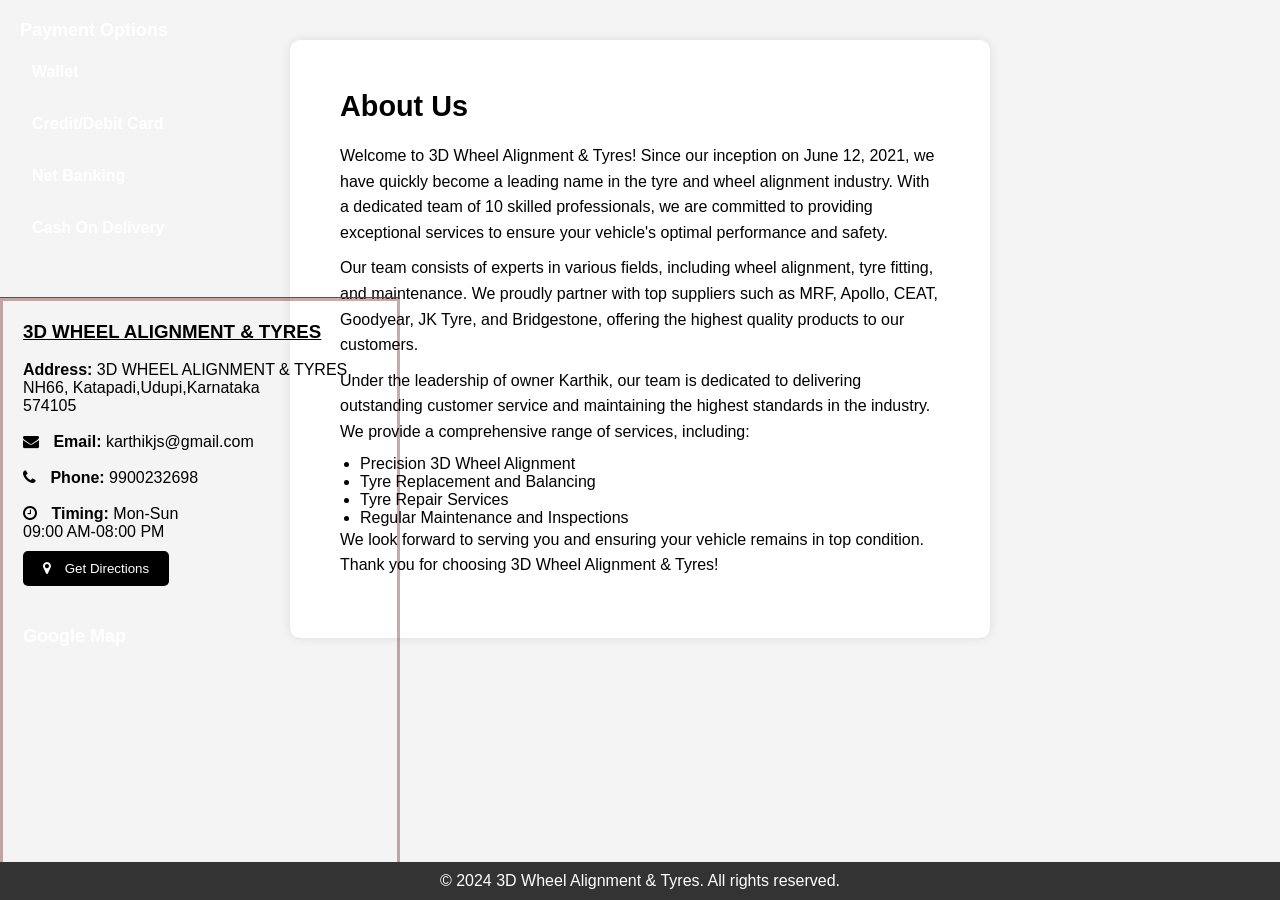
<file: about.html>
<!DOCTYPE html>
<html lang="en">
<head>
    <meta charset="UTF-8">
    <meta name="viewport" content="width=device-width, initial-scale=1.0">
    <title>Styling with Classes</title>
    <link rel="stylesheet" href="https://cdnjs.cloudflare.com/ajax/libs/font-awesome/4.7.0/css/font-awesome.min.css">
    <link rel="stylesheet" href="about.css">
    <link rel="stylesheet" href="about1.css">
</head>
<body>
    <div class="container">
        <div class="sidebar">
            <div class="sidebar-item" id="sidebar-payment-options">
                <video autoplay muted loop id="background-video">
                    <source src="./videoSample.mp4" type="video/mp4">
                    Your browser does not support the video tag.
                </video>
                <h2>Payment Options</h2>
                <ul class="payment-options">
                    <li class="wallet"><b>Wallet</b></li>
                    <li class="cd"><b>Credit/Debit Card</b></li>
                    <li class="nb"><b>Net Banking</b></li>
                    <li class="cod"><b>Cash On Delivery</b></li><br>
                </ul>
            </div>
            <div class="sidebar-item bordered" id="sidebar-contact-info">
                <h3><b><u>3D WHEEL ALIGNMENT & TYRES</u></b></h3><br>
                <p><strong><b>Address:</b></strong> 3D WHEEL ALIGNMENT & TYRES<br>NH66, Katapadi,Udupi,Karnataka<br>574105</p><br>
                <p><strong><i class="fa fa-envelope"></i> Email:</strong> karthikjs@gmail.com</p><br>
                <p><strong><i class="fa fa-phone"></i> Phone:</strong> 9900232698</p><br>
                <p><strong><i class="fa fa-clock-o"></i> Timing:</strong> Mon-Sun<br>09:00 AM-08:00 PM</p>
                <p>
                    <button class="btn">
                        <i class="fa fa-map-marker"></i>
                        Get Directions
                    </button>
                </p>
            </div>
            <div class="sidebar-item" id="sidebar-map">
                <h2>Google Map</h2>
                <div class="map-container">
                    <iframe src="https://www.google.com/maps/embed?pb=!1m18!1m12!1m3!1d15532.20349980132!2d74.73828314536975!3d13.284761392960162!2m3!1f0!2f0!3f0!3m2!1i1024!2i768!4f13.1!3m3!1m2!1s0x3bbcba93b3dd29d7%3A0xf10aefc6989bbd5!2sKatpadi%2C%20Karnataka%20576122!5e0!3m2!1sen!2sin!4v1721385438447!5m2!1sen!2sin" width="100%" height="200" style="border:0;" allowfullscreen="" loading="lazy" referrerpolicy="no-referrer-when-downgrade"></iframe>
                </div>
            </div>
        </div>
        <div class="content">
        </div>
    </div>
    <body>
    
        <section class="about">
            <h2 class="about__title">About Us</h2>
            <p class="about__intro">Welcome to 3D Wheel Alignment & Tyres! Since our inception on June 12, 2021, we have quickly become a leading name in the tyre and wheel alignment industry. With a dedicated team of 10 skilled professionals, we are committed to providing exceptional services to ensure your vehicle's optimal performance and safety.</p>
            
            <p class="about__details">Our team consists of experts in various fields, including wheel alignment, tyre fitting, and maintenance. We proudly partner with top suppliers such as MRF, Apollo, CEAT, Goodyear, JK Tyre, and Bridgestone, offering the highest quality products to our customers.</p>
            
            <p class="about__owner">Under the leadership of owner Karthik, our team is dedicated to delivering outstanding customer service and maintaining the highest standards in the industry. We provide a comprehensive range of services, including:</p>
            <ul class="about__services">
                <li>Precision 3D Wheel Alignment</li>
                <li>Tyre Replacement and Balancing</li>
                <li>Tyre Repair Services</li>
                <li>Regular Maintenance and Inspections</li>
            </ul>
    
            <p class="about__closing">We look forward to serving you and ensuring your vehicle remains in top condition. Thank you for choosing 3D Wheel Alignment & Tyres!</p>
        </section>
    
        <footer class="footer">
            <p class="footer__text">&copy; 2024 3D Wheel Alignment & Tyres. All rights reserved.</p>
        </footer>
    </body>
</body>
</html>
</file>
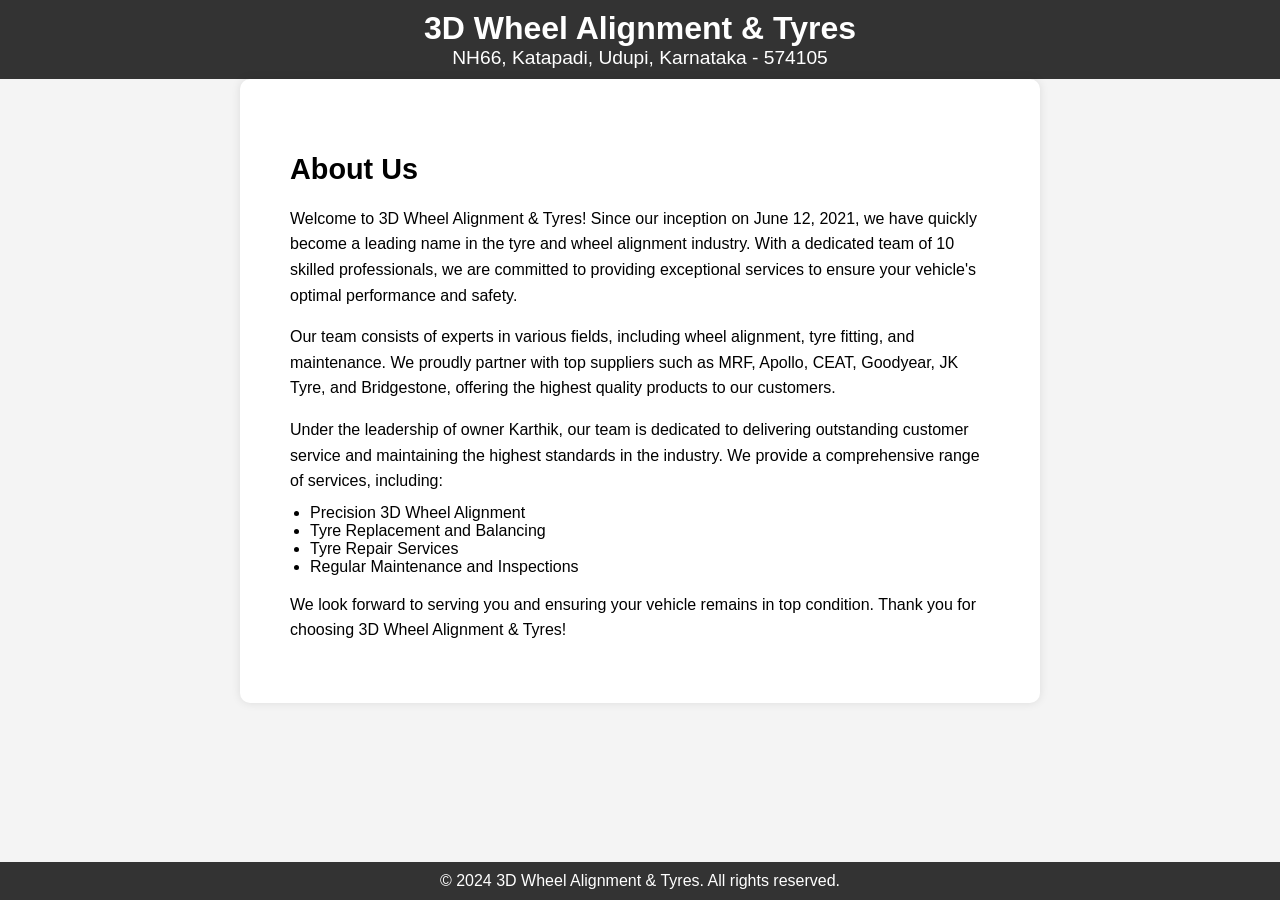
<file: about1.html>
<!DOCTYPE html>
<html lang="en">
<head>
    <meta charset="UTF-8">
    <meta name="viewport" content="width=device-width, initial-scale=1.0">
    <title>About Us - 3D Wheel Alignment & Tyres</title>
    <link rel="stylesheet" href="about1.css">
    <link rel="stylesheet" href="about1.html">
</head>
<body>
    <header class="header">
        <h1 class="header__title">3D Wheel Alignment & Tyres</h1>
        <p class="header__address">NH66, Katapadi, Udupi, Karnataka - 574105</p>
    </header>

    <section class="about">
        <h2 class="about__title">About Us</h2>
        <p class="about__intro">Welcome to 3D Wheel Alignment & Tyres! Since our inception on June 12, 2021, we have quickly become a leading name in the tyre and wheel alignment industry. With a dedicated team of 10 skilled professionals, we are committed to providing exceptional services to ensure your vehicle's optimal performance and safety.</p>
        
        <p class="about__details">Our team consists of experts in various fields, including wheel alignment, tyre fitting, and maintenance. We proudly partner with top suppliers such as MRF, Apollo, CEAT, Goodyear, JK Tyre, and Bridgestone, offering the highest quality products to our customers.</p>
        
        <p class="about__owner">Under the leadership of owner Karthik, our team is dedicated to delivering outstanding customer service and maintaining the highest standards in the industry. We provide a comprehensive range of services, including:</p>
        <ul class="about__services">
            <li>Precision 3D Wheel Alignment</li>
            <li>Tyre Replacement and Balancing</li>
            <li>Tyre Repair Services</li>
            <li>Regular Maintenance and Inspections</li>
        </ul>

        <p class="about__closing">We look forward to serving you and ensuring your vehicle remains in top condition. Thank you for choosing 3D Wheel Alignment & Tyres!</p>
    </section>

    <footer class="footer">
        <p class="footer__text">&copy; 2024 3D Wheel Alignment & Tyres. All rights reserved.</p>
    </footer>
</body>
</html>
</file>
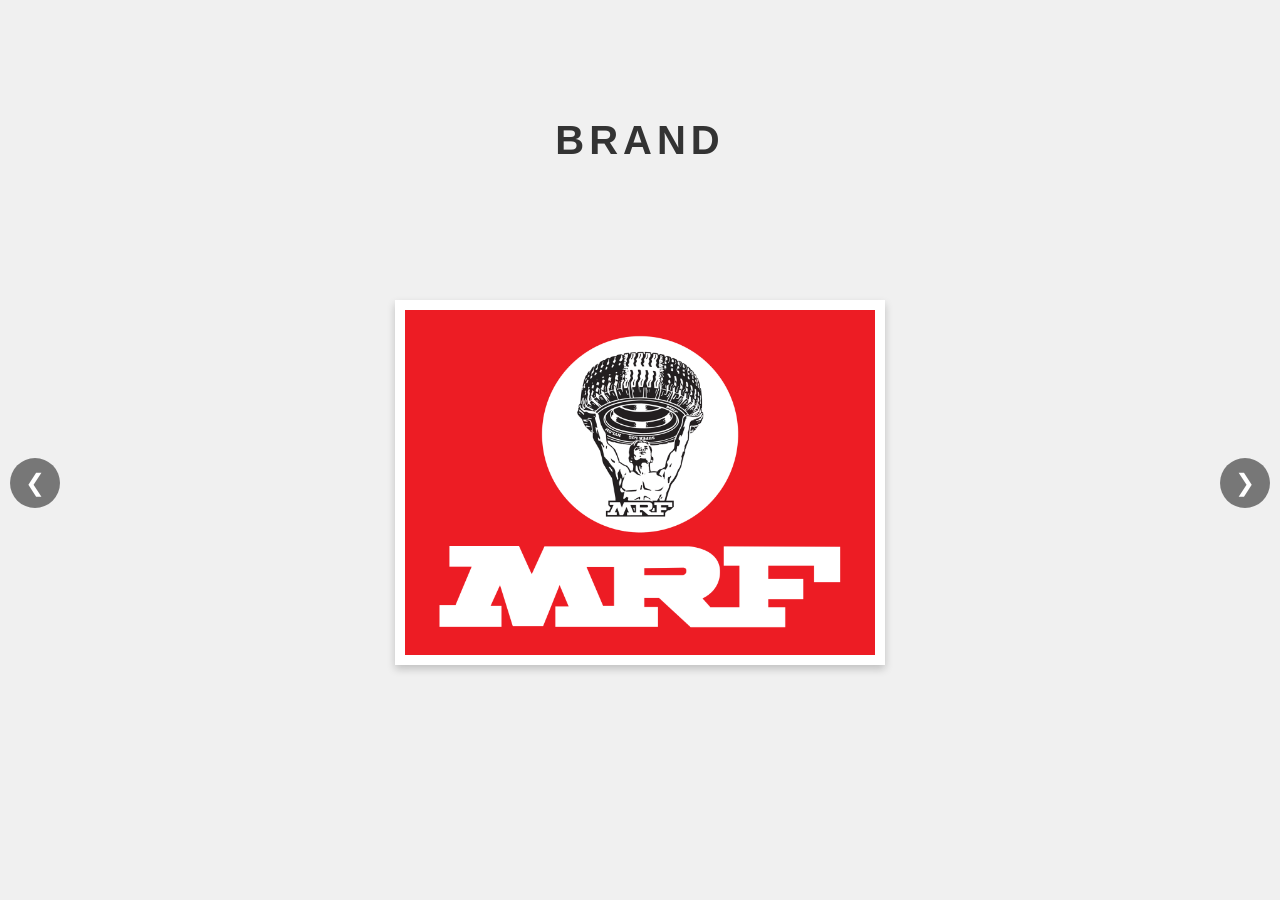
<file: brands.html>
<!DOCTYPE html>
<html lang="en">
<head>
    <meta charset="UTF-8">
    <meta name="viewport" content="width=device-width, initial-scale=1.0">
    <title>Brands</title>
    <link rel="stylesheet" href="brands.css">
</head>
<body>
    <h1>BRAND</h1>
    <div class="slider-container">
        <div class="slider">
            <div class="slide active">
                <img src="image1.png" alt="Image 1" class="zoomable">
            </div>
            <div class="slide">
                <img src="image2.png" alt="Image 2" class="zoomable">
            </div>
            <div class="slide">
                <img src="image3.png" alt="Image 3" class="zoomable">
            </div>
            <div class="slide">
                <img src="image4.png" alt="Image 4" class="zoomable">
            </div>
            <div class="slide">
                <img src="image5.png" alt="Image 5" class="zoomable">
            </div>
            <div class="slide">
                <img src="image6.png" alt="Image 6" class="zoomable">
            </div>
            <div class="slide">
                <img src="image7.png" alt="Image 7" class="zoomable">
            </div>
            <div class="slide">
                <img src="image8.jpeg" alt="Image 8" class="zoomable">
            </div>
        </div>
        <button class="prev" onclick="plusSlides(-1)">&#10094;</button>
        <button class="next" onclick="plusSlides(1)">&#10095;</button>
    </div>

    <script src="brand.js"></script>
</body>
</html>
</file>
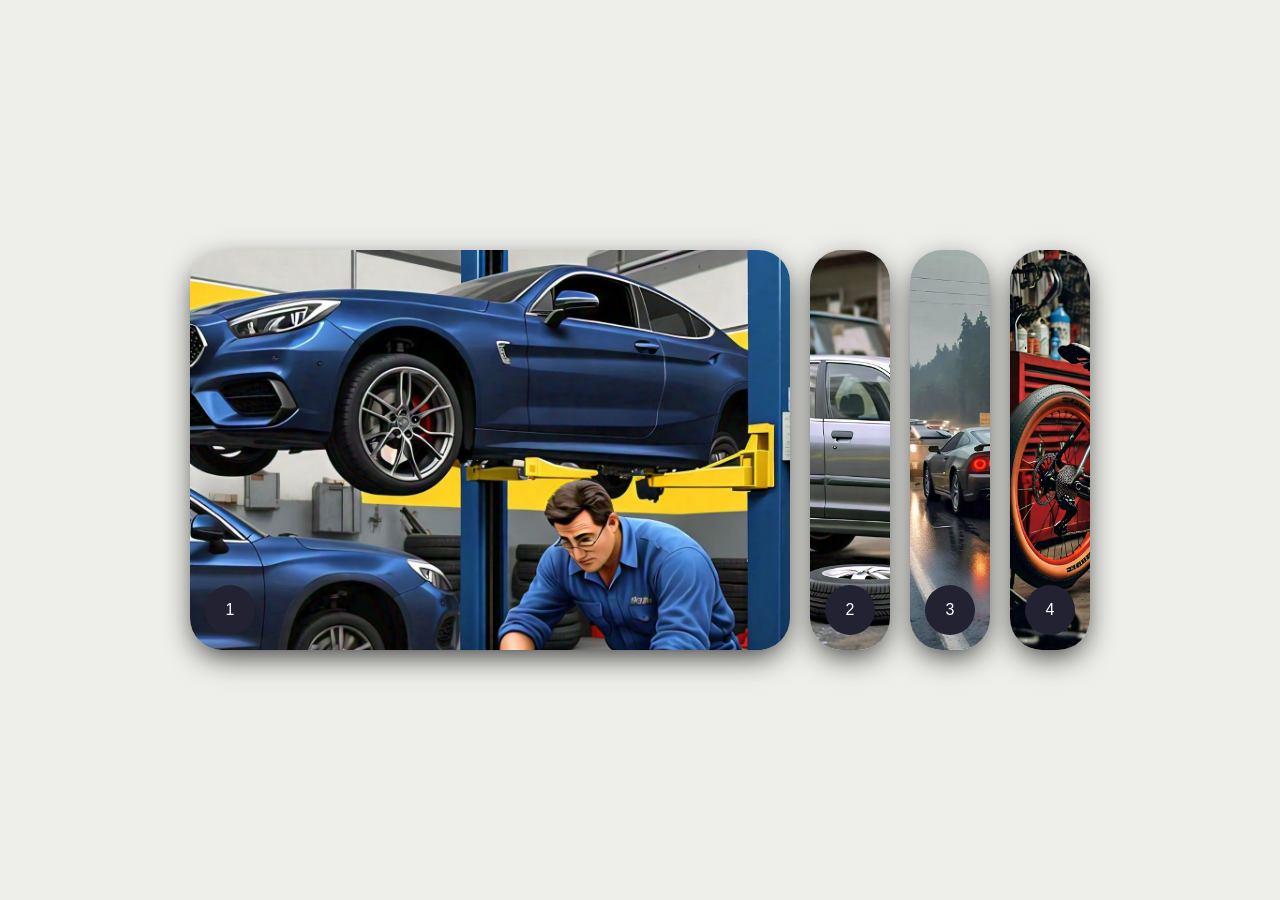
<file: photos.html>
<!DOCTYPE html>
<html lang="en">
<head>
    <meta charset="UTF-8">
    <meta name="viewport" content="width=device-width, initial-scale=1.0">
    <link rel="stylesheet" href="photos.css">
    <title>Animated Flex Cards</title>
</head>
<body>
    <div class="wrapper">
        <div class="container">
            <input type="radio" name="slide" id="c1" checked>
            <label for="c1" class="card">
                <div class="row">
                    <div class="icon">1</div>
                    <div class="description">
                    </div>
                </div>
            </label>
            <input type="radio" name="slide" id="c2" >
            <label for="c2" class="card">
                <div class="row">
                    <div class="icon">2</div>
                    <div class="description">
                    </div>
                </div>
            </label>
            <input type="radio" name="slide" id="c3" >
            <label for="c3" class="card">
                <div class="row">
                    <div class="icon">3</div>
                    <div class="description">
                    </div>
                </div>
            </label>
            <input type="radio" name="slide" id="c4" >
            <label for="c4" class="card">
                <div class="row">
                    <div class="icon">4</div>
                    <div class="description">
                    </div>
                </div>
            </label>
        </div>
    </div>
</body>
</html>
</file>
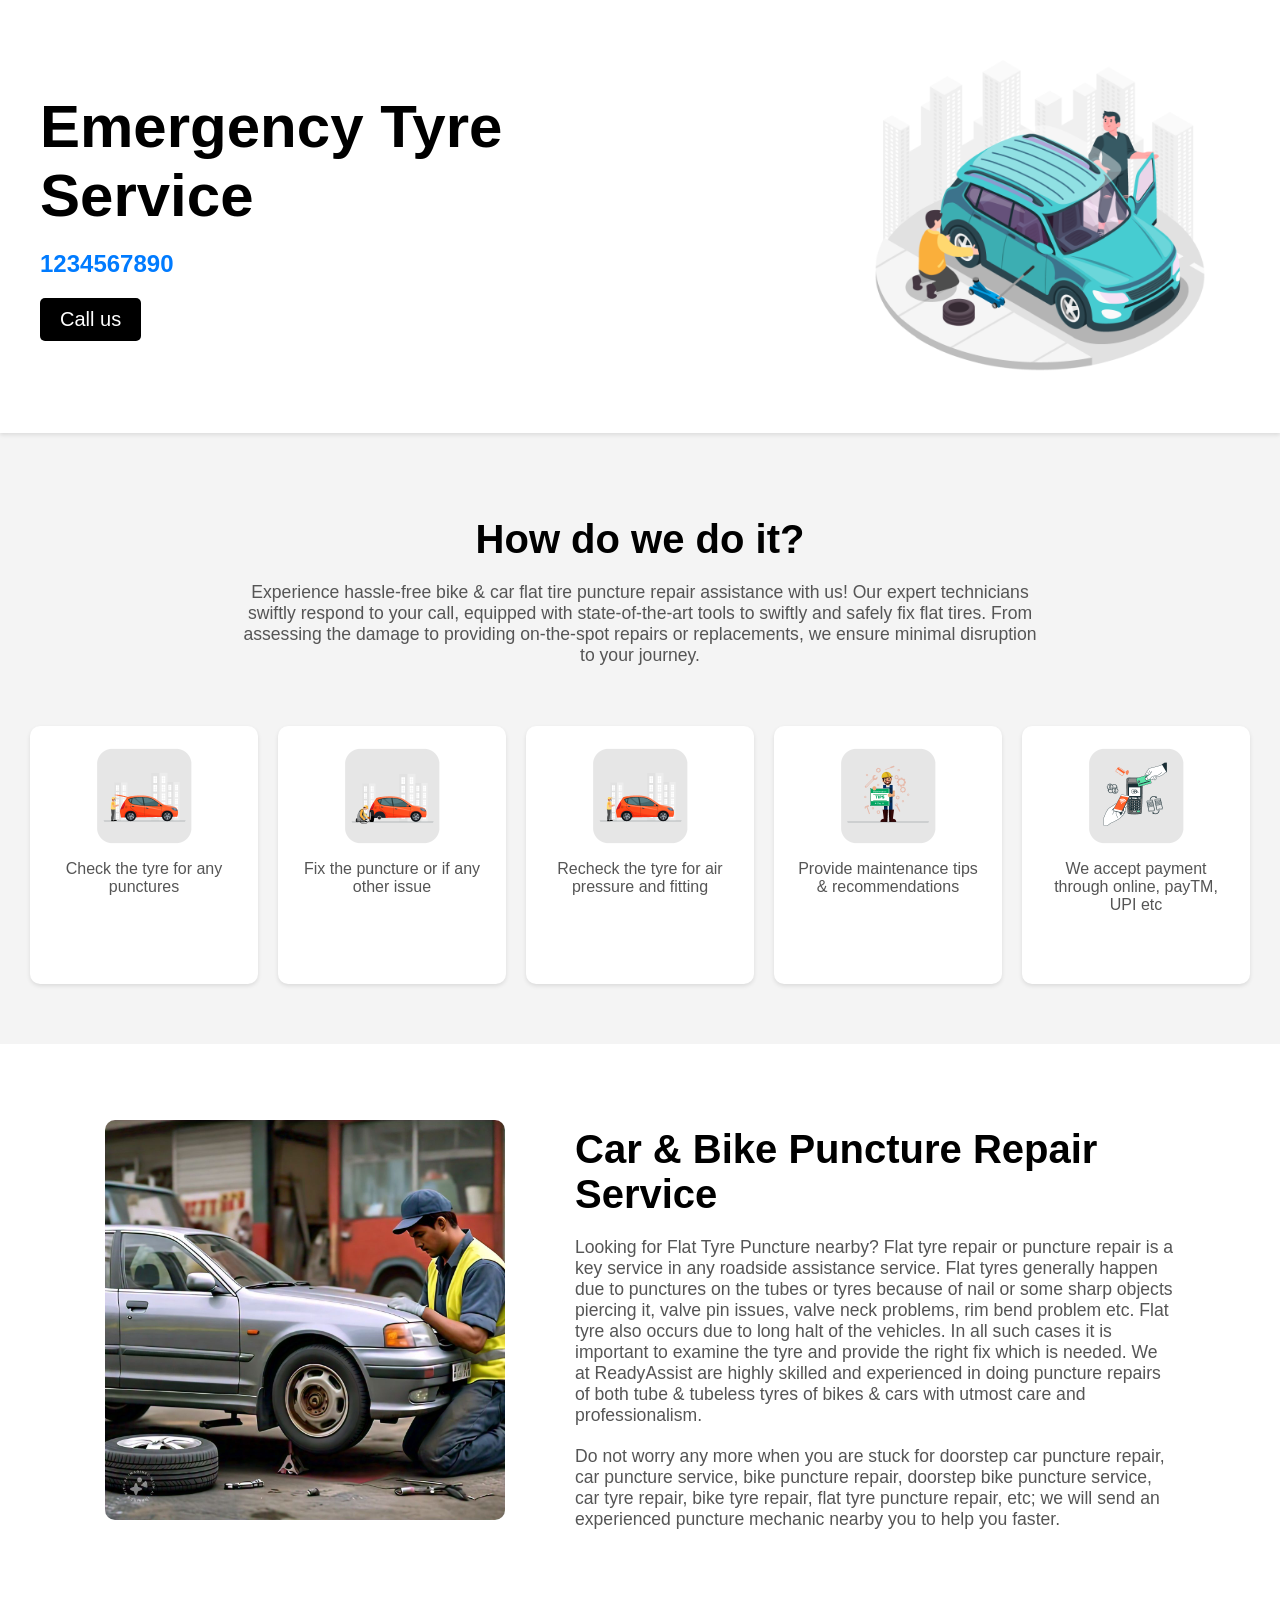
<file: service.html>
<!DOCTYPE html>
<html lang="en">
<head>
    <meta charset="UTF-8">
    <meta name="viewport" content="width=device-width, initial-scale=1.0">
    <title>24/7 Flat Tyre Repair Service</title>
    <link rel="stylesheet" href="styles.css">
</head>
<body>
    <header class="header">
        <div class="header-content">
            <div class="header-text">
                <h1>Emergency Tyre
                    <br>Service
                </h1>
                <a href="1234567890" class="phone-link"> 1234567890</a>
                <button class="book-button">Call us</button>
            </div>
            <div class="header-image zoomable">
                <img src="car-repair.png" alt="Car Repair Image" class="zoomable">
            </div>
        </div>
    </header>
    <section class="how-it-works">
        <h2>How do we do it?</h2>
        <p>
            Experience hassle-free bike & car flat tire puncture repair assistance with us! Our expert technicians swiftly respond to your call, equipped with state-of-the-art tools to swiftly and safely fix flat tires. From assessing the damage to providing on-the-spot repairs or replacements, we ensure minimal disruption to your journey.
        </p>
        <div class="steps">
            <div class="step zoomable">
                <img src="check-puncture.png" alt="Check the tyre for any punctures" class="zoomable">
                <p>Check the tyre for any punctures</p>
            </div>
            <div class="step zoomable">
                <img src="fix-puncture.png" alt="Fix the puncture or if any other issue" class="zoomable">
                <p>Fix the puncture or if any other issue</p>
            </div>
            <div class="step zoomable">
                <img src="recheck-tyre.png" alt="Recheck the tyre for air pressure and fitting" class="zoomable">
                <p>Recheck the tyre for air pressure and fitting</p>
            </div>
            <div class="step zoomable">
                <img src="maintenance-tips.png" alt="Provide maintenance tips & recommendations" class="zoomable">
                <p>Provide maintenance tips & recommendations</p>
            </div>
            <div class="step zoomable">
                <img src="accept-payment.png" alt="We accept payment through online, payTM, UPI etc" class="zoomable">
                <p>We accept payment through online, payTM, UPI etc</p>
            </div>
        </div>
    </section>
    <section class="car-bike-repair">
        <div class="repair-content">
            <div class="repair-image zoomable">
                <img src="car-bike-repair.png" alt="Car Bike Repair Image" >
            </div>
            <div class="repair-text">
                <h2>Car & Bike Puncture Repair Service</h2>
                <p>Looking for Flat Tyre Puncture nearby? Flat tyre repair or puncture repair is a key service in any roadside assistance service. Flat tyres generally happen due to punctures on the tubes or tyres because of nail or some sharp objects piercing it, valve pin issues, valve neck problems, rim bend problem etc. Flat tyre also occurs due to long halt of the vehicles. In all such cases it is important to examine the tyre and provide the right fix which is needed. We at ReadyAssist are highly skilled and experienced in doing puncture repairs of both tube & tubeless tyres of bikes & cars with utmost care and professionalism.</p>
                <p>Do not worry any more when you are stuck for doorstep car puncture repair, car puncture service, bike puncture repair, doorstep bike puncture service, car tyre repair, bike tyre repair, flat tyre puncture repair, etc; we will send an experienced puncture mechanic nearby you to help you faster.</p>
            </div>
        </div>
    </section>

    <!-- Modal for Zoomed Image -->
    <div id="zoomModal" class="modal">
        <span class="close">&times;</span>
        <img class="modal-content" id="modalImg">
    </div>

    <script src="script.js"></script>
</body>
</html>
</file>
<file: about.css>
/* Reset default margin and padding for all elements */
* {
    margin: 0;
    padding: 0;
    box-sizing: border-box;
    font-family: 'Roboto', sans-serif;
}

/* Basic styling for the sidebar */
.sidebar {
    position: fixed;
    top: 0;
    left: 0;
    width: 400px;
    height: 100%;
    overflow-y: auto; /* Enable scrolling if content exceeds height */
}
#background-video {
    position: absolute;
    top: 0;
    left: 0;
    width: 100%;
    height: 300px;
    object-fit: cover;
    z-index: -1;
}

/* Hide scrollbar for WebKit based browsers */
.sidebar::-webkit-scrollbar {
    display: none;
}

/* Video background */
.sidebar-video {
    position: relative;
    height: 200px; /* Adjust as needed */
    overflow: hidden;
}

.sidebar-video-background {
    position: absolute;
    top: 0;
    left: 0;
    width: 100%;
    height: 100%;
    object-fit: cover;
    z-index: -1;
}

/* Style for each sidebar item */
.sidebar-item {
    padding: 20px;
    border-bottom: 1px solid #555; /* Lighter border color */
    background-color: rgba(0, 0, 0, 0.0); /* Semi-transparent background */
    color: #fff; /* Text color */
}

.sidebar-item:last-child {
    border-bottom: none; 
}

.sidebar-item h2 {
    margin-bottom: 10px;
    font-size: 18px; 
}

.payment-options {
    list-style-type:none;
    padding: 0;
}

.payment-options li {
    background-color: transparent;
    padding: 12px;
    margin-bottom: 10px;
    border-radius: 5px;
}

.payment-options li b {
    font-weight: bold;
    font-size: 16px; /* Larger font size */
}

/* Style for the map container */
.map-container {
    margin-top: 20px;
}

/* Style for the content area */
.content {
    margin-left: 400px; /* Adjust to match sidebar width */
    padding: 20px;
}

.heading {
    text-align: center;
    margin-bottom: 20px;
    color: #333; /* Darker text color */
}

/* Button style */
.btn {
    background-color: black; 
    color: #fff;
    border: none;
    padding: 10px 20px;
    border-radius: 5px;
    text-decoration: none;
    display: inline-block;
    cursor: pointer;
    margin-top: 10px; 
}

.btn:hover {
    background-color: black;
}

.fa {
    margin-right: 10px; 
}

@media (max-width: 800px) {
    .sidebar {
        width: 100%;
        position: static;
        height: auto;
    }

    .content {
        margin-left: 0;
        padding: 20px;
    }
}


.bordered {
    border: 3px solid rgba(91, 4, 4, 0.337); 
    border-bottom: none; 
    color: black;
    align-items: center;
    justify-content: center;
}

#sidebar-map {
    border: 3px solid rgba(91, 4, 4, 0.337); 
    border-top: none; /* Remove top border */
}
</file>
<file: about1.css>
body {
    font-family: Arial, sans-serif;
    margin: 0;
    padding: 0;
    background-color: #f4f4f4;
}

.header {
    background-color: #333;
    color: #fff;
    padding: 10px 0;
    text-align: center;
}

.header__title {
    margin: 0;
    font-size: 2em;
}

.header__address {
    margin: 0;
    font-size: 1.2em;
}

.about {
    padding: 50px;
    max-width: 700px;
    margin: auto;
    background-color: #fff;
    border-radius: 10px;
    box-shadow: 0 0 10px rgba(0, 0, 0, 0.1);
}

.about__title {
    font-size: 1.8em;
    margin-bottom: 20px;
    margin-left: auto;
}

.about__intro,
.about__details,
.about__owner,
.about__closing {
    line-height: 1.6;
    margin-bottom: 10px;
}

.about__services {
    margin: 0;
    padding: 0;
    list-style-type: disc;
    margin-left: 20px;
}

.footer {
    background-color: #333;
    color: #fff;
    text-align: center;
    padding: 10px 0;
    position: absolute;
    width: 100%;
    bottom: 0;
}

.footer__text {
    margin: 0;
}
</file>
<file: brands.css>
* {
    box-sizing: border-box;
    margin: 0;
    padding: 0;
}

body {
    font-family: Arial, sans-serif;
    background-color: #f0f0f0;
    display: flex;
    flex-direction: column;
    align-items: center;
    justify-content: center;
    height: 100vh;
    overflow: hidden;
}

h1 {
    margin-top: 20px;
    font-size: 2.5em;
    font-weight: bold;
    color: #333;
    text-align: center;
    text-transform: uppercase;
    letter-spacing: 5px;
}

.slider-container {
    position: relative;
    width: 100%;
    max-width: 1500px;
    margin: 20px auto;
}

.slider {
    display: flex;
    overflow: hidden;
    position: relative;
    justify-content: center;
    align-items: center;
    height: 600px; /* Increase height for larger images */
}

.slide {
    display: none;
    justify-content: center;
    align-items: center;
}

.slide.active {
    display: flex;
}

.slide img {
    width: 70%; /* Increase size of images */
    max-width: 700px; /* Increase max-width */
    transition: transform 0.5s ease;
    border: 10px solid #fff; /* Add a white border to frame the images */
    box-shadow: 0 4px 8px rgba(0, 0, 0, 0.2); /* Add a shadow to the images */
}

.zoomable:hover {
    transform: scale(1.2);
}

button {
    position: absolute;
    top: 50%;
    transform: translateY(-50%);
    background-color: rgba(0, 0, 0, 0.5);
    color: white;
    border: none;
    padding: 10px;
    cursor: pointer;
    z-index: 100;
    font-size: 1.5em;
    display: flex;
    align-items: center;
    justify-content: center;
    width: 50px;
    height: 50px;
    border-radius: 50%;
}

button.prev {
    left: 10px; /* Adjusted for better visibility */
}

button.next {
    right: 10px; /* Adjusted for better visibility */
}

button:hover {
    background-color: rgba(0, 0, 0, 0.8);
}

button:before {
    content: '';
    font-size: 1.5em;
}
</file>
<file: photos.css>
* {
    box-sizing: border-box;
    margin: 0;
    padding: 0;
    font-family: Arial, Helvetica, sans-serif;
}

body {
    background-color: #eeeeea;
}

.wrapper {
    width: 100%;
    height: 100vh;
    display: flex;
    align-items: center;
    justify-content: center;
}

.container {
    height: 400px;
    display: flex;
    flex-wrap: nowrap;
    justify-content: start;
}

.card {
    width: 80px;
    border-radius: .75rem;
    background-size: cover;
    cursor: pointer;
    overflow: hidden;
    border-radius: 2rem;
    margin: 0 10px;
    display: flex;
    align-items: flex-end;
    transition: .6s cubic-bezier(.28,-0.03,0,.99);
    box-shadow: 0px 10px 30px -5px rgba(0,0,0,0.8);
}

.card > .row {
    color: white;
    display: flex;
    flex-wrap: nowrap;
}

.card > .row > .icon {
    background: #223;
    color: white;
    border-radius: 50%;
    width: 50px;
    display: flex;
    justify-content: center;
    align-items: center;
    margin: 15px;
}

.card > .row > .description {
    display: flex;
    justify-content: center;
    flex-direction: column;
    overflow: hidden;
    height: 80px;
    width: 520px;
    opacity: 0;
    transform: translateY(30px);
    transition-delay: .3s;
    transition: all .3s ease;
}

.description p {
    color: #b0b0ba;
    padding-top: 5px;
}

.description h4 {
    text-transform: uppercase;
}

input {
    display: none;
}

input:checked + label {
    width: 600px;
}

input:checked + label .description {
    opacity: 1 !important;
    transform: translateY(0) !important;
}

.card[for="c1"] {
    background-image: url('PHOTO1.jpg');
}
.card[for="c2"] {
    background-image: url('PHOTO2.jpg');
}
.card[for="c3"] {
    background-image: url('PHOTO3.jpg');
}
.card[for="c4"] {
    background-image: url('PHOTOS4.jpg');
}
</file>
<file: styles.css>
body {
    font-family: Arial, sans-serif;
    margin: 0;
    padding: 0;
    box-sizing: border-box;
    background-color: #f4f4f4;
}

.header {
    background-color: #fff;
    padding: 50px 20px;
    box-shadow: 0 2px 4px rgba(0,0,0,0.1);
}

.header-content {
    display: flex;
    align-items: center;
    justify-content: space-between;
    max-width: 1200px;
    margin: 0 auto;
}

.header-text {
    text-align: left;
    font-weight: bolder;
    font-size: 20px;
}

.header-text h1 {
    font-size: 3em;
    margin: 0;
}

.phone-link {
    display: block;
    margin: 20px 0;
    font-size: 1.2em;
    color: #007BFF;
    text-decoration: none;
}

.book-button {
    background-color: #000;
    color: #fff;
    padding: 10px 20px;
    border: none;
    cursor: pointer;
    font-size: 1em;
    border-radius: 5px;
}

.header-image img {
    max-width: 400px;
    width: 100%;
    height: auto;
}

.how-it-works {
    padding: 50px 20px;
    text-align: center;
}

.how-it-works h2 {
    font-size: 2.5em;
    margin-bottom: 20px;
}

.how-it-works p {
    font-size: 1.1em;
    color: #555;
    max-width: 800px;
    margin: 0 auto 50px;
}

.steps {
    display: flex;
    flex-wrap: wrap;
    justify-content: center;
}

.step {
    flex: 1;
    max-width: 200px;
    margin: 10px;
    background-color: #fff;
    padding: 20px;
    box-shadow: 0 2px 4px rgba(0,0,0,0.1);
    border-radius: 10px;
    text-align: center;
}

.step img {
    max-width: 100%;
    height: auto;
}

.step p {
    margin-top: 10px;
    font-size: 1em;
}

.car-bike-repair {
    padding: 50px 20px;
    background-color: #fff;
}

.repair-content {
    display: flex;
    align-items: center;
    justify-content: center;
    max-width: 1200px;
    margin: 0 auto;
    flex-wrap: wrap;
}

.repair-image img {
    max-width: 400px;
    width: 100%;
    height: auto;
    border-radius: 10px;
}

.repair-text {
    max-width: 600px;
    margin-left: 70px;
}

.repair-text h2 {
    font-size: 2.5em;
    margin-bottom: 20px;
}

.repair-text p {
    font-size: 1.1em;
    color: #555;
    margin-bottom: 20px;
}

/* Hover Zoom Effect */
.zoomable {
    transition: transform 0.2s;
}

.zoomable:hover {
    transform: scale(1.1);
    cursor: pointer;
}

/* Modal Styles */
.modal {
    display: none;
    position: fixed;
    z-index: 1000;
    padding-top: 60px;
    left: 0;
    top: 0;
    width: 100%;
    height: 100%;
    overflow: auto;
    background-color: rgb(0,0,0);
    background-color: rgba(0,0,0,0.9);
}

.modal-content {
    margin: auto;
    display: block;
    width: 80%;
    max-width: 700px;
}

.close {
    position: absolute;
    top: 15px;
    right: 35px;
    color: #fff;
    font-size: 40px;
    font-weight: bold;
    transition: 0.3s;
}

.close:hover,
.close:focus {
    color: #bbb;
    text-decoration: none;
    cursor: pointer;
}
h1{
    font:200;
}
</file>
